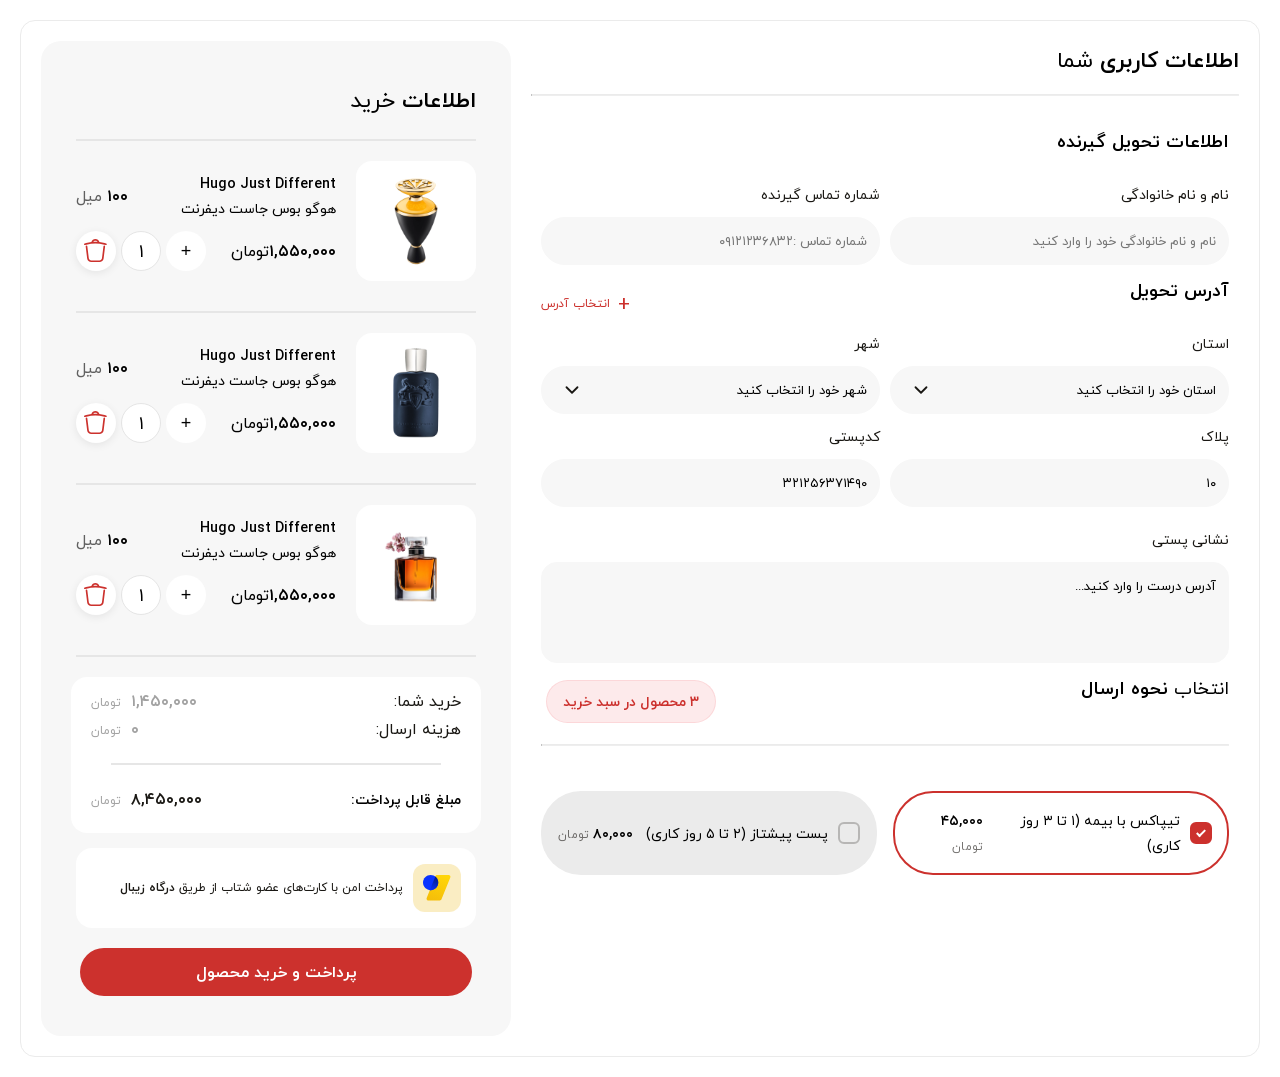
<file: index.html>
<!doctype html>
<html lang="fa" dir="rtl">
  <head>
    <meta charset="UTF-8" />
    <meta name="viewport" content="width=device-width, initial-scale=1.0" />
    <link rel="stylesheet" href="./src/style.css" />
    <link rel="stylesheet" href="./src/font.css" />

    <title>Task3</title>
  </head>
  <body>
    <!-- بخش اول اطلاعات کاربری شما -->
    <main class="container">
      <section class="card-box">
        <span class="card-box-text"><strong>اطلاعات</strong> خرید</span>
        <hr />
        <div class="cart-items">
          <article class="cart-item">
            <div class="cart-item__thumb">
              <img
                src="./asset/image/475e27a9dd671663eb2133230036d0356212741d (1).png"
                alt="Hugo Just Different"
              />
            </div>

            <div class="cart-item__body">
              <div class="cart-item__row">
                <div class="cart-title__name">
                  <h3 class="cart-item__title">Hugo Just Different</h3>
                  <p class="cart-item__name">هوگو بوس جاست دیفرنت</p>
                </div>
                <span class="cart-item__volume">
                  <strong>۱۰۰</strong><span class="cart-item__unit">میل</span>
                </span>
              </div>

              <div class="cart-item__row">
                <p class="cart-item__price">
                  <strong class="price">۱,۵۵۰,۰۰۰</strong> تومان
                </p>
                <div class="cart-item__qty">
                  <button
                    class="qty__btn"
                    type="button"
                    aria-label="افزایش تعداد"
                  >
                    +
                  </button>
                  <span class="qty__value">۱</span>
                  <button
                    class="qty__btn qty__btn--remove"
                    type="button"
                    aria-label="حذف محصول"
                  >
                    <svg
                      width="18"
                      height="18"
                      viewBox="0 0 18 18"
                      fill="none"
                      xmlns="http://www.w3.org/2000/svg"
                    >
                      <path
                        fill-rule="evenodd"
                        clip-rule="evenodd"
                        d="M8.54182 0C7.16619 0 5.93149 0.901026 5.53369 2.22704L5.51645 2.28449C4.19809 2.43154 2.88783 2.675 1.59627 3.01488L0.466095 3.3123C0.132282 3.40014 -0.0671137 3.74197 0.0207317 4.07578C0.108577 4.40959 0.450399 4.60899 0.784212 4.52114L1.91439 4.22373C6.25872 3.08048 10.8249 3.08048 15.1692 4.22373L16.2994 4.52114C16.6332 4.60899 16.9751 4.40959 17.0629 4.07578C17.1508 3.74197 16.9514 3.40014 16.6175 3.3123L15.4874 3.01488C14.1958 2.675 12.8855 2.43154 11.5672 2.28449L11.55 2.22704C11.1521 0.901026 9.91745 0 8.54182 0ZM10.1658 2.16465C9.83074 1.60903 9.21601 1.25 8.54182 1.25C7.86763 1.25 7.2529 1.60903 6.91783 2.16465C7.99952 2.10017 9.08412 2.10017 10.1658 2.16465Z"
                        fill="currentColor"
                      />
                      <path
                        d="M1.79744 4.96335C2.13994 4.92043 2.45238 5.16328 2.4953 5.50578L3.60986 14.4C3.72741 15.338 4.52493 16.0418 5.47031 16.0418H11.6133C12.5587 16.0418 13.3562 15.338 13.4738 14.4L14.5883 5.50578C14.6313 5.16328 14.9437 4.92043 15.2862 4.96335C15.6287 5.00627 15.8716 5.31871 15.8286 5.66121L14.7141 14.5554C14.5182 16.1188 13.189 17.2918 11.6133 17.2918H5.47031C3.89467 17.2918 2.56548 16.1188 2.36956 14.5554L1.255 5.66121C1.21208 5.31871 1.45494 5.00627 1.79744 4.96335Z"
                        fill="currentColor"
                      />
                    </svg>
                  </button>
                </div>
              </div>
            </div>
          </article>
          <!-- row2 -->

          <hr />

          <article class="cart-item">
            <div class="cart-item__thumb">
              <img
                src="./asset/image/4e1b2b89e1389cadef3f9cefda802e21f0d91497.png"
                alt="Hugo Just Different"
              />
            </div>

            <div class="cart-item__body">
              <div class="cart-item__row">
                <div class="cart-title__name">
                  <h3 class="cart-item__title">Hugo Just Different</h3>
                  <p class="cart-item__name">هوگو بوس جاست دیفرنت</p>
                </div>
                <span class="cart-item__volume">
                  <strong>۱۰۰</strong><span class="cart-item__unit">میل</span>
                </span>
              </div>

              <div class="cart-item__row">
                <p class="cart-item__price">
                  <strong class="price">۱,۵۵۰,۰۰۰</strong> تومان
                </p>
                <div class="cart-item__qty">
                  <button
                    class="qty__btn"
                    type="button"
                    aria-label="افزایش تعداد"
                  >
                    +
                  </button>
                  <span class="qty__value">۱</span>
                  <button
                    class="qty__btn qty__btn--remove"
                    type="button"
                    aria-label="حذف محصول"
                  >
                    <svg
                      width="18"
                      height="18"
                      viewBox="0 0 18 18"
                      fill="none"
                      xmlns="http://www.w3.org/2000/svg"
                    >
                      <path
                        fill-rule="evenodd"
                        clip-rule="evenodd"
                        d="M8.54182 0C7.16619 0 5.93149 0.901026 5.53369 2.22704L5.51645 2.28449C4.19809 2.43154 2.88783 2.675 1.59627 3.01488L0.466095 3.3123C0.132282 3.40014 -0.0671137 3.74197 0.0207317 4.07578C0.108577 4.40959 0.450399 4.60899 0.784212 4.52114L1.91439 4.22373C6.25872 3.08048 10.8249 3.08048 15.1692 4.22373L16.2994 4.52114C16.6332 4.60899 16.9751 4.40959 17.0629 4.07578C17.1508 3.74197 16.9514 3.40014 16.6175 3.3123L15.4874 3.01488C14.1958 2.675 12.8855 2.43154 11.5672 2.28449L11.55 2.22704C11.1521 0.901026 9.91745 0 8.54182 0ZM10.1658 2.16465C9.83074 1.60903 9.21601 1.25 8.54182 1.25C7.86763 1.25 7.2529 1.60903 6.91783 2.16465C7.99952 2.10017 9.08412 2.10017 10.1658 2.16465Z"
                        fill="currentColor"
                      />
                      <path
                        d="M1.79744 4.96335C2.13994 4.92043 2.45238 5.16328 2.4953 5.50578L3.60986 14.4C3.72741 15.338 4.52493 16.0418 5.47031 16.0418H11.6133C12.5587 16.0418 13.3562 15.338 13.4738 14.4L14.5883 5.50578C14.6313 5.16328 14.9437 4.92043 15.2862 4.96335C15.6287 5.00627 15.8716 5.31871 15.8286 5.66121L14.7141 14.5554C14.5182 16.1188 13.189 17.2918 11.6133 17.2918H5.47031C3.89467 17.2918 2.56548 16.1188 2.36956 14.5554L1.255 5.66121C1.21208 5.31871 1.45494 5.00627 1.79744 4.96335Z"
                        fill="currentColor"
                      />
                    </svg>
                  </button>
                </div>
              </div>
            </div>
          </article>

          <!-- row3 -->
          <hr />

          <article class="cart-item">
            <div class="cart-item__thumb">
              <img
                src="./asset/image/87cc61b3c899bf01130d8b31fc1d83376aff5b93 (1).png"
                alt="Hugo Just Different"
              />
            </div>

            <div class="cart-item__body">
              <div class="cart-item__row">
                <div class="cart-title__name">
                  <h3 class="cart-item__title">Hugo Just Different</h3>
                  <p class="cart-item__name">هوگو بوس جاست دیفرنت</p>
                </div>
                <span class="cart-item__volume">
                  <span class="cart-item__volume">
                    <strong>۱۰۰</strong><span class="cart-item__unit">میل</span>
                  </span>
                </span>
              </div>

              <div class="cart-item__row">
                <p class="cart-item__price">
                  <strong class="price">۱,۵۵۰,۰۰۰</strong> تومان
                </p>
                <div class="cart-item__qty">
                  <button
                    class="qty__btn"
                    type="button"
                    aria-label="افزایش تعداد"
                  >
                    +
                  </button>
                  <span class="qty__value">۱</span>
                  <button
                    class="qty__btn qty__btn--remove"
                    type="button"
                    aria-label="حذف محصول"
                  >
                    <svg
                      width="18"
                      height="18"
                      viewBox="0 0 18 18"
                      fill="none"
                      xmlns="http://www.w3.org/2000/svg"
                    >
                      <path
                        fill-rule="evenodd"
                        clip-rule="evenodd"
                        d="M8.54182 0C7.16619 0 5.93149 0.901026 5.53369 2.22704L5.51645 2.28449C4.19809 2.43154 2.88783 2.675 1.59627 3.01488L0.466095 3.3123C0.132282 3.40014 -0.0671137 3.74197 0.0207317 4.07578C0.108577 4.40959 0.450399 4.60899 0.784212 4.52114L1.91439 4.22373C6.25872 3.08048 10.8249 3.08048 15.1692 4.22373L16.2994 4.52114C16.6332 4.60899 16.9751 4.40959 17.0629 4.07578C17.1508 3.74197 16.9514 3.40014 16.6175 3.3123L15.4874 3.01488C14.1958 2.675 12.8855 2.43154 11.5672 2.28449L11.55 2.22704C11.1521 0.901026 9.91745 0 8.54182 0ZM10.1658 2.16465C9.83074 1.60903 9.21601 1.25 8.54182 1.25C7.86763 1.25 7.2529 1.60903 6.91783 2.16465C7.99952 2.10017 9.08412 2.10017 10.1658 2.16465Z"
                        fill="currentColor"
                      />
                      <path
                        d="M1.79744 4.96335C2.13994 4.92043 2.45238 5.16328 2.4953 5.50578L3.60986 14.4C3.72741 15.338 4.52493 16.0418 5.47031 16.0418H11.6133C12.5587 16.0418 13.3562 15.338 13.4738 14.4L14.5883 5.50578C14.6313 5.16328 14.9437 4.92043 15.2862 4.96335C15.6287 5.00627 15.8716 5.31871 15.8286 5.66121L14.7141 14.5554C14.5182 16.1188 13.189 17.2918 11.6133 17.2918H5.47031C3.89467 17.2918 2.56548 16.1188 2.36956 14.5554L1.255 5.66121C1.21208 5.31871 1.45494 5.00627 1.79744 4.96335Z"
                        fill="currentColor"
                      />
                    </svg>
                  </button>
                </div>
              </div>
            </div>
          </article>
          <hr />
        </div>

        <!-- جمع‌بندی مبالغ -->
        <section class="summary">
          <div class="summary__row">
            <span class="summary__label">خرید شما:</span>
            <span class="summary__price">
              <strong class="summary__amount">۱,۴۵۰,۰۰۰</strong>
              <span class="summary__unit">تومان</span>
            </span>
          </div>

          <div class="summary__row">
            <span class="summary__label">هزینه ارسال:</span>
            <span class="summary__price">
              <strong class="summary__amount">۰</strong>
              <span class="summary__unit">تومان</span>
            </span>
          </div>
          <hr class="summary__divider" />
          <div class="summary__row summary__row--total">
            <span class="summary__label-total">مبلغ قابل پرداخت:</span>
            <span class="summary__price">
              <strong class="summary__amount__end">۸,۴۵۰,۰۰۰</strong>
              <span class="summary__unit">تومان</span>
            </span>
          </div>
        </section>
        <!-- درگاه پرداخت -->
        <section class="gateway">
          <div class="gateway__logo">
            <svg
              width="28"
              height="26"
              viewBox="0 0 28 26"
              fill="none"
              xmlns="http://www.w3.org/2000/svg"
            >
              <path
                d="M12.4868 1.11629C12.7596 0.441518 13.42 4.83402e-05 14.1486 4.83402e-05H25.6412C26.6246 -0.00713003 27.425 0.78608 27.4286 1.76952C27.4286 1.99923 27.3855 2.22534 27.303 2.43711L18.5023 24.2809C18.2295 24.9593 17.5691 25.4007 16.8405 25.3971H5.3479C4.36446 25.4007 3.56408 24.6111 3.56049 23.6277C3.56049 23.398 3.60356 23.1718 3.68611 22.9601L12.4868 1.11629Z"
                fill="url(#paint0_linear_18894_546)"
              />
              <path
                d="M7.61985 15.2397C11.83 15.2397 15.2397 11.8264 15.2397 7.61985C15.2397 3.41332 11.83 0 7.61985 0C3.40973 0 0 3.41332 0 7.61985C0 11.83 3.40973 15.2397 7.61985 15.2397Z"
                fill="#0A33FF"
              />
              <path
                d="M15.2397 7.61978C15.2397 11.8299 11.8192 15.2432 7.60909 15.2396C7.34349 15.2396 7.07789 15.2253 6.81229 15.1966L12.293 1.60071C14.1558 3.04356 15.2433 5.26527 15.2397 7.61978Z"
                fill="url(#paint1_linear_18894_546)"
              />
              <defs>
                <linearGradient
                  id="paint0_linear_18894_546"
                  x1="20.2789"
                  y1="0.0215833"
                  x2="10.6814"
                  y2="25.4546"
                  gradientUnits="userSpaceOnUse"
                >
                  <stop stop-color="#FFD60A" />
                  <stop offset="1" stop-color="#F5BE09" />
                </linearGradient>
                <linearGradient
                  id="paint1_linear_18894_546"
                  x1="14.8377"
                  y1="2.65234"
                  x2="9.39291"
                  y2="16.2159"
                  gradientUnits="userSpaceOnUse"
                >
                  <stop stop-color="#051A80" />
                  <stop offset="1" stop-color="#0A33FF" />
                </linearGradient>
              </defs>
            </svg>
          </div>

          <p class="gateway__text">
            پرداخت امن با کارت‌های عضو شتاب از طریق
            <strong class="gateway__name">درگاه زیبال</strong>
          </p>
        </section>

        <!-- دکمه پرداخت -->
        <button class="pay-btn" type="button">پرداخت و خرید محصول</button>
      </section>

      <!-- بخش دوم فرم اطلاعات خرید -->

      <section class="user-info">
        <span class="user-info-text"><strong>اطلاعات کاربری</strong> شما</span>
        <hr class="user-info__hr" />

        <form class="user-form" action="#" method="post">
          <!-- گروه ۱: تحویل‌گیرنده -->
          <fieldset class="user-form__group">
            <div class="user-form__head">
              <h3 class="user-form__legend">اطلاعات تحویل گیرنده</h3>
            </div>

            <div class="user-form__row">
              <div class="field">
                <label class="field__label" for="fullname"
                  >نام و نام خانوادگی</label
                >
                <input
                  class="field__input"
                  id="fullname"
                  name="fullname"
                  type="text"
                  placeholder="نام و نام خانوادگی خود را وارد کنید"
                />
              </div>
              <div class="field">
                <label class="field__label" for="phone"
                  >شماره تماس گیرنده</label
                >
                <input
                  class="field__input"
                  id="phone"
                  name="phone"
                  type="tel"
                  inputmode="numeric"
                  placeholder="شماره تماس :۰۹۱۲۱۲۳۶۸۳۲"
                />
              </div>
            </div>
          </fieldset>
          <!-- گروه ۲: آدرس -->
          <fieldset class="user-form__group">
            <div class="user-form__head">
              <h3 class="user-form__legend">آدرس تحویل</h3>
              <a class="user-form__link" href="#">
                <span class="user-form__link-icon">+</span>
                انتخاب آدرس
              </a>
            </div>

            <div class="user-form__row">
              <div class="field field--select">
                <label class="field__label" for="province">استان</label>
                <select class="field__input" id="province" name="province">
                  <option value="" disabled selected>
                    استان خود را انتخاب کنید
                  </option>
                  <option>تهران</option>
                  <option>اصفهان</option>
                </select>
              </div>

              <div class="field field--select">
                <label class="field__label" for="city">شهر</label>
                <select class="field__input" id="city" name="city" required>
                  <option class="field__select-city" value="" disabled selected>
                    شهر خود را انتخاب کنید
                  </option>
                  <option value="abali">آبعلی</option>
                  <option value="damavand">دماوند</option>
                </select>
              </div>

              <div class="field">
                <label class="field__label" for="plaque">پلاک</label>
                <input
                  class="field__input"
                  id="plaque"
                  name="plaque"
                  type="text"
                  value="۱۰"
                />
              </div>

              <div class="field">
                <label class="field__label" for="postcode">کدپستی</label>
                <input
                  class="field__input"
                  id="postcode"
                  name="postcode"
                  type="text"
                  value="۳۲۱۲۵۶۳۷۱۴۹۰"
                />
              </div>
            </div>

            <div class="user-form__row user-form__row--single">
              <div class="field">
                <label class="field__label" for="address">نشانی پستی</label>
                <textarea
                  class="field__input field__input--area"
                  id="address"
                  name="address"
                  rows="3"
                >
آدرس درست را وارد کنید...       </textarea
                >
              </div>
            </div>
          </fieldset>

          <!-- گروه ۳: نحوه ارسال -->
          <fieldset class="user-form__group shipping">
            <div class="user-form__head">
              <h3 class="user-form__legend">
                انتخاب <strong>نحوه ارسال</strong>
              </h3>
              <div class="user-form__badge">
                <span class="cart-badge">۳ محصول در سبد خرید</span>
              </div>
            </div>
            <hr class="user-info__hr" />
            <div class="shipping__options">
              <label class="shipping__option">
                <input
                  class="shipping__check"
                  type="radio"
                  name="shipping"
                  value="tipax"
                  checked
                />
                <span class="shipping__title"
                  >تیپاکس با بیمه (۱ تا ۳ روز کاری)</span
                >
                <span class="shipping__price">
                  <strong>۴۵,۰۰۰</strong>
                  <span class="shipping__unit">تومان</span>
                </span>
              </label>

              <label class="shipping__option">
                <input
                  class="shipping__check"
                  type="radio"
                  name="shipping"
                  value="post"
                />
                <span class="shipping__title"
                  >پست پیشتاز (۲ تا ۵ روز کاری)</span
                >
                <span class="shipping__price">
                  <strong>۸۰,۰۰۰</strong>
                  <span class="shipping__unit">تومان</span>
                </span>
              </label>
            </div>
          </fieldset>
        </form>
      </section>
    </main>
  </body>
</html>
</file>
<file: src/style.css>
/* --- Reset --- */
*,
*::before,
*::after {
  box-sizing: border-box;
  margin: 0;
  padding: 0;
  list-style: none;
  text-decoration: none;
}

:root {
  --color-bg: #ebebeb;
  --color-box: #f7f7f7;
  --color-buy: #cc312d;
  --color-pay: #cc312d;
  --color-thump: #ffffff;
  --color-logo-paymint: #ebb81140;
  --color-primary: #cc312d;
  --color-primary-dark: #a82724;
  --color-text: #1a1814;
  --color-danger: #cc312d;
  --color-danger-soft: #cc312d1a;
  --color-white: #ffffff;
  --shadow: 0 0.2rem 0.8rem #00000014;
}

html {
  font-size: 62.5%;
}

body {
  min-width: 24rem;
  font-size: 1.6rem;
  padding-block: 2rem;
  padding-inline: clamp(0.8rem, 2.5vw, 2rem);
  display: flex;
  justify-content: center;
}

/* محافظ اندازه رسانه‌ها */
img,
svg {
  max-width: 100%;
}

img {
  height: auto;
  display: block;
}

/* card-box */

.container {
  width: 100%;
  max-width: 1280px;
  border-radius: 1.5rem;
  padding-block: 2rem;
  padding-inline: clamp(0.8rem, 2.5vw, 2rem);
  display: grid;
  grid-template-columns: 1fr;

  gap: 2rem;
  border: 1px solid var(--color-bg);
}

.user-info {
  order: 1;
}

.card-box {
  order: 2;
}

.card-box {
  padding-block: 2rem;
  padding-inline: clamp(0.8rem, 2.5vw, 2rem);
  background-color: var(--color-box);
  border-radius: 2rem;
  width: 100%;
  max-width: 100%;
}

.card-box-text {
  display: block;
  font-size: 22px;
  padding: 2rem 2rem 0;
}
hr:not(.user-info__hr) {
  margin: 2rem;
  margin-block: 2rem;
  border: 0.3px solid #e6e6e6;
}

/* card-irems */

.cart-item__thumb {
  flex: 0 1 12rem; /* اجازه‌ی shrink */
  width: clamp(6rem, 25vw, 12rem);
  aspect-ratio: 1;
  height: auto;
  min-width: 0;
  display: grid;
  place-items: center;
  background: var(--color-thump);
  border-radius: 1.6rem;
}

.cart-item__thumb img {
  width: 75%;
  height: auto;
  object-fit: contain;
}
.cart-item {
  width: 100%;
  margin: 2rem 0;
  display: grid;
  grid-template-columns: clamp(5.5rem, 22vw, 12rem) minmax(0, 1fr);
  align-items: center;
  gap: 2rem;
  padding-inline: clamp(0.8rem, 2.5vw, 2rem);
  padding-bottom: 1rem;
}

/* حذف فاصله‌های ثابت و واگذاری فاصله به gap */
.cart-item__title,
.cart-item__name {
  margin-right: 0;
}

/* توزیع فضای عنوان و حجم */
.cart-title__name {
  flex: 1 1 auto;
  min-width: 0;
  text-align: right;
}
.cart-item__body {
  flex: 1;
  min-width: 0;
  display: flex;
  flex-direction: column;
  gap: 1rem;
}
.cart-item__row {
  display: flex;
  align-items: center;
  justify-content: space-between;
  gap: clamp(0.6rem, 2vw, 1.6rem);
  min-width: 0;
  flex-wrap: nowrap;
}

/* ثابت ماندن حجم در لبه مقابل */
.cart-item__volume {
  display: inline-flex;
  align-items: center;
  gap: 0.5rem;
  flex: 0 0 auto;
  white-space: nowrap;
  font-weight: 300;
  font-size: clamp(1.1rem, 3vw, 1.6rem);
}
.cart-item__unit {
  color: #606060;
  margin-right: 0;
}

/* جلوگیری از شکست تک‌کلمه‌ای عنوان‌ها */
.cart-item__title,
.cart-item__name {
  min-width: 0;
  font-size: clamp(1.15rem, 3.4vw, 1.4rem);
  overflow-wrap: normal;
  word-break: normal;
  text-wrap: balance;
}

strong {
  font-weight: 700;
}

/* ثابت ماندن قیمت در ردیف کنترل تعداد */
.cart-item__price {
  display: inline-flex;
  align-items: baseline;
  flex: 0 0 auto;
  white-space: nowrap;
  font-size: clamp(1.1rem, 3vw, 1.6rem);
  font-weight: 400;
  margin-right: 0;
  min-width: 0;
}

.price {
  font-size: inherit;
  padding-right: 0;
}

/* مقیاس سیال کنترل‌های تعداد */
.qty__btn,
.qty__value {
  width: clamp(2.6rem, 7.5vw, 4rem);
  height: clamp(2.6rem, 7.5vw, 4rem);
  display: grid;
  place-items: center;
  border-radius: 50%;
  background: var(--color-white);
  font-size: clamp(1.2rem, 3.6vw, 1.8rem);
}

.cart-item__qty {
  display: flex;
  flex: 0 0 auto;
  white-space: nowrap;
  margin-right: 0;
  gap: clamp(0.3rem, 1.2vw, 0.5rem);
}

/* هم‌مقیاس شدن آیکون حذف با دکمه */
.qty__btn svg {
  width: 60%;
  height: auto;
}

.qty__btn {
  border: 0;
  cursor: pointer;
  background-color: var(--color-thump);
  transition:
    background-color 0.25s ease,
    color 0.25s ease,
    box-shadow 0.25s ease,
    transform 0.15s ease;
}
.qty__btn--remove {
  color: var(--color-danger);
  box-shadow: var(--shadow);
}
.qty__btn:hover {
  background: var(--color-primary);
  color: var(--color-white);
  transform: translateY(-2px);
  box-shadow: var(--shadow);
}
.qty__btn--remove:hover {
  background: var(--color-danger-soft);
  color: var(--color-primary-dark);
  transform: none;
}
.qty__btn:active {
  transform: scale(0.92);
}
.qty__btn:focus-visible {
  outline: 2px solid var(--color-primary);
  outline-offset: 2px;
}
.qty__btn:disabled {
  opacity: 0.5;
  cursor: not-allowed;
  transform: none;
}
.qty__value {
  border: 1px solid #e5e5e5;
}

/* pay-box */

.summary {
  background-color: var(--color-thump);
  border-radius: 1.6rem;
  padding: 1rem 2rem 2rem;
  /* display: flex; */
  /* flex-direction: column; */
  gap: 1.6rem;
  margin: 1.5rem;
}

.summary__row {
  display: flex;
  flex-wrap: wrap;
  align-items: center;
  justify-content: space-between;
  gap: 0.8rem 1.6rem;
  min-width: 0;
}

.summary__label {
  font-size: 1.6rem;
  font-weight: 400;
  color: var(--color-text);
}

.summary__price {
  color: #14141466;
  font-size: 1.6rem;
}

.summary__unit {
  font-size: 1.2rem;
  margin-right: 0.5rem;
}

.summary__amount__end {
  color: #1a1814;
}
.summary__label-total {
  font-weight: 700;
  font-size: 1.4rem;
}
/* ---------- درگاه پرداخت ---------- */
.gateway {
  background-color: var(--color-thump);
  border-radius: 1.6rem;
  padding: 1.6rem 1.5rem;
  display: flex;
  align-items: center;
  gap: 1.6rem;
  margin: 0 2rem;
}
.gateway__logo {
  height: 4.8rem;
  width: 4.8rem;
  display: grid;
  place-items: center;
  background-color: var(--color-logo-paymint);
  border-radius: 1.2rem;
  overflow: hidden;
}

.gateway__text {
  text-align: center;
  font-size: 1.2rem;
  color: var(--color-text);
  line-height: 1.8;
  margin-right: -0.6rem;
}

.gateway__name {
  font-weight: 700;
}

/* ---------- دکمه پرداخت ---------- */

.pay-btn {
  display: block;
  width: calc(100% - 4rem);
  max-width: 39.2rem;
  height: 4.8rem;
  margin-block: 2rem;
  margin-inline: auto;

  border: 0;
  border-radius: 4.4rem;
  background-color: var(--color-primary);
  color: #ffffff;
  font-family: inherit;
  font-size: 1.6rem;
  font-weight: 700;
  cursor: pointer;
  transition:
    background-color 0.25s ease,
    transform 0.15s ease;
}

.pay-btn:hover {
  background-color: #ff0b03;
}

.pay-btn:active {
  transform: scale(0.8);
}

.pay-btn:focus-visible {
  outline: 2px solid #000000;
  outline-offset: 3px;
}

/* ---------- فرم ---------- */

.user-info__hr {
  margin: 1.5rem 0 0;
  border-top: 1px solid #ebebeb;
}

.user-form {
  display: flex;
  flex-direction: column;
  padding-block: 2rem;
  padding-inline: 1rem;
}

.user-form__group {
  border: 0;
  margin: 0;
  padding: 0;
  display: flex;
  flex-direction: column;
  gap: 1.5rem;
}
.user-form__head {
  display: flex;
  align-items: center;
  justify-content: space-between;
  flex-wrap: wrap;
  gap: 1.2rem;
  min-width: 0;
  margin-block-start: 1.2rem;
  margin-top: 1rem;
  margin-bottom: -2rem;
}
.user-form__link {
  display: inline-flex;
  align-items: center;
  gap: 0.8rem;
  font-size: 1.4rem;
  color: var(--color-buy);
}
.user-form__link-icon {
  text-align: center;
  font-size: 20px;
}

.user-info {
  background-color: #fff;
  width: 100%;
  max-width: 100%;
  margin-inline: auto;
}

.user-form__legend {
  font-size: 2rem;
  font-weight: 700;
  margin-bottom: 2.5rem;
}

.shipping .user-form__legend {
  font-weight: 400;
}

.user-form__row {
  display: grid;
  grid-template-columns: 1fr;
  gap: 1.2rem;
  min-width: 0;
}

.user-form__row--single {
  grid-template-columns: 1fr;
}

.user-form__row > * {
  min-width: 0;
}

.user-info-text {
  font-size: 2.2rem;
}

/* ---------- فیلد ---------- */

.field {
  display: flex;
  flex-direction: column;
  min-width: 0;
}

#phone,
#fullname {
  font-size: 1.3rem;
  font-family: "iranyekan";
}

#city,
#province {
  font-size: 1.3rem;
  font-family: "iranyekan";
}
#plaque {
  font-size: 1.3rem;
  font-family: "iranyekan";
}

#postcode {
  font-size: 1.3rem;
  font-family: "iranyekan";
}

#address {
  font-size: 1.3rem;
  font-family: "iranyekan";
}

.field__label {
  font-size: 1.4rem;
  color: #1a1814;
  padding-block-end: 1rem;
}
/* قرار دادن شماره در سمت راست */
#phone {
  text-align: end;
}

.field__input {
  width: 100%;
  min-width: 0;
  box-sizing: border-box;
  background-color: #f7f7f7;
  border: 0.1rem solid #f7f7f7;
  border-radius: 4rem;
  padding-block: 1.2rem;
  padding-inline: 1.2rem;
  font-size: 1.5rem;
  height: 4.8rem;
  font-weight: 500;
}

.field__input--area {
  width: 100%;
  min-height: 10.1rem;
  border-radius: 1.6rem;
  line-height: 1.8;
  resize: none;
}

.field--select .field__input {
  appearance: none;
  -webkit-appearance: none;
  background-image: url("data:image/svg+xml;utf8,<svg xmlns='http://www.w3.org/2000/svg' viewBox='0 0 24 24' fill='none' stroke='%231A1814' stroke-width='2' stroke-linecap='round' stroke-linejoin='round'><polyline points='6 9 12 15 18 9'/></svg>");
  background-repeat: no-repeat;
  background-size: 2.2rem;
  background-position: left 1.9rem center;
  padding-inline-end: 4rem;
  cursor: pointer;
}

/* ---------- ارسال ---------- */

.shipping__options {
  gap: 1.5rem;
  width: 100%;
  font-size: 1.4rem;
}

.shipping__option {
  display: flex;
  margin-top: 2.5rem;
  align-items: center;
  gap: 1rem;
  min-width: 0;
  box-sizing: border-box;
  padding-block: 1.5rem;
  padding-inline: 1.5rem;
  border-radius: 4rem;
  border: 0.2rem solid transparent;
  cursor: pointer;
  background-color: var(--color-bg);
}

.shipping__check {
  appearance: none;
  -webkit-appearance: none;
  position: relative;
  flex: 0 0 2.2rem;
  width: 2.2rem;
  height: 2.2rem;
  margin: 0;
  border: 0.2rem solid color-mix(in srgb, var(--color-text) 25%, transparent);
  border-radius: 0.6rem;
  background-color: transparent;
  cursor: pointer;
}

.shipping__check::after {
  content: "";
  position: absolute;
  inset-block-start: 50%;
  width: 0.9rem;
  height: 0.5rem;
  border-left: 0.2rem solid var(--color-white);
  border-bottom: 0.2rem solid var(--color-white);
  transform: translate(-50%, -65%) rotate(-45deg) scale(0);
  transition: transform 0.2s ease;
}

.shipping__check:checked {
  border-color: var(--color-pay);
  background-color: var(--color-pay);
}

.shipping__check:checked::after {
  transform: translate(-50%, -65%) rotate(-45deg) scale(1);
}

.shipping__option:has(.shipping__check:checked) {
  border-color: var(--color-pay);
}

.shipping__option:has(input[type="radio"]:checked) {
  background-color: #ffffff;
  border-color: var(--color-primary);
}

.shipping__price {
  margin-inline-start: auto;
}

.shipping__unit {
  font-size: 0.85em;
  color: color-mix(in srgb, var(--color-text) 60%, transparent);
}

.user-form__badge {
  display: inline-flex;
  align-items: center;
  font-size: 1.4rem;
  width: fit-content;
  padding: 0.8rem 1.6rem;
  margin-inline: 0.5rem;
  color: #cc312d;
  font-weight: 700;
  background-color: #e5303f1a;
  border: 1px solid #e5303f1a;
  border-radius: 3.2rem;
}

/* ---------- Responsive ---------- */

/* ---- 500px : فرم دو ستونه ---- */
@media screen and (min-width: 500px) {
  .user-form__row {
    grid-template-columns: 1fr 1fr;
    gap: 1rem;
  }

  .user-form__row--single {
    grid-template-columns: 1fr;
  }

  .field__label {
    font-size: 1.4rem;
  }

  .field__input {
    font-size: 1.3rem;
  }

  .user-form__link {
    font-size: 1.2rem;
  }
}

/* ---- 1000px : چیدمان دو ستونه‌ی اصلی ---- */
@media screen and (min-width: 1000px) {
  .container {
    display: grid;
    grid-template-columns: 2fr 1fr;
    align-items: start;
    gap: 2rem;
  }

  .user-info,
  .card-box {
    min-width: 0;
    max-width: 100%;
    margin-inline: 0;
  }
  .card-box {
    padding: 2rem 1.5rem;
    background-color: var(--color-box);
    border-radius: 2rem;
    width: 47rem;
    max-width: 100%;
  }

  .user-info {
    min-height: auto;
  }

  .user-form__legend {
    font-size: 1.8rem;
  }
}

/* ---- 1024px : فاصله‌ی بیشتر فرم + ارسال افقی ---- */
@media screen and (min-width: 1024px) {
  .user-form__group {
    grid-template-columns: 1fr 1fr;
    gap: 2rem;
  }

  .shipping__options {
    display: flex;
    gap: 1.6rem;
  }

  .shipping__option {
    flex: 1;
  }
}

/* Fix: کف عرض صفحه؛ زیر 260px به‌جای فشرده‌شدن، اسکرول افقی و کات شود */
body {
  min-width: 260px;
}
</file>
<file: src/font.css>
@font-face {
  font-family: "iranyekan";
  src: url("../asset/fonts/IRANYekanRegular.ttf") format("truetype");
  font-weight: 400;
  font-style: normal;
  font-display: swap;
}

@font-face {
  font-family: "iranyekan";
  src: url("../asset/fonts/IRANYekanBold.ttf") format("truetype");
  font-weight: 700;
  font-style: normal;
  font-display: swap;
}

body {
  font-family: "iranyekan", sans-serif;
}
</file>
